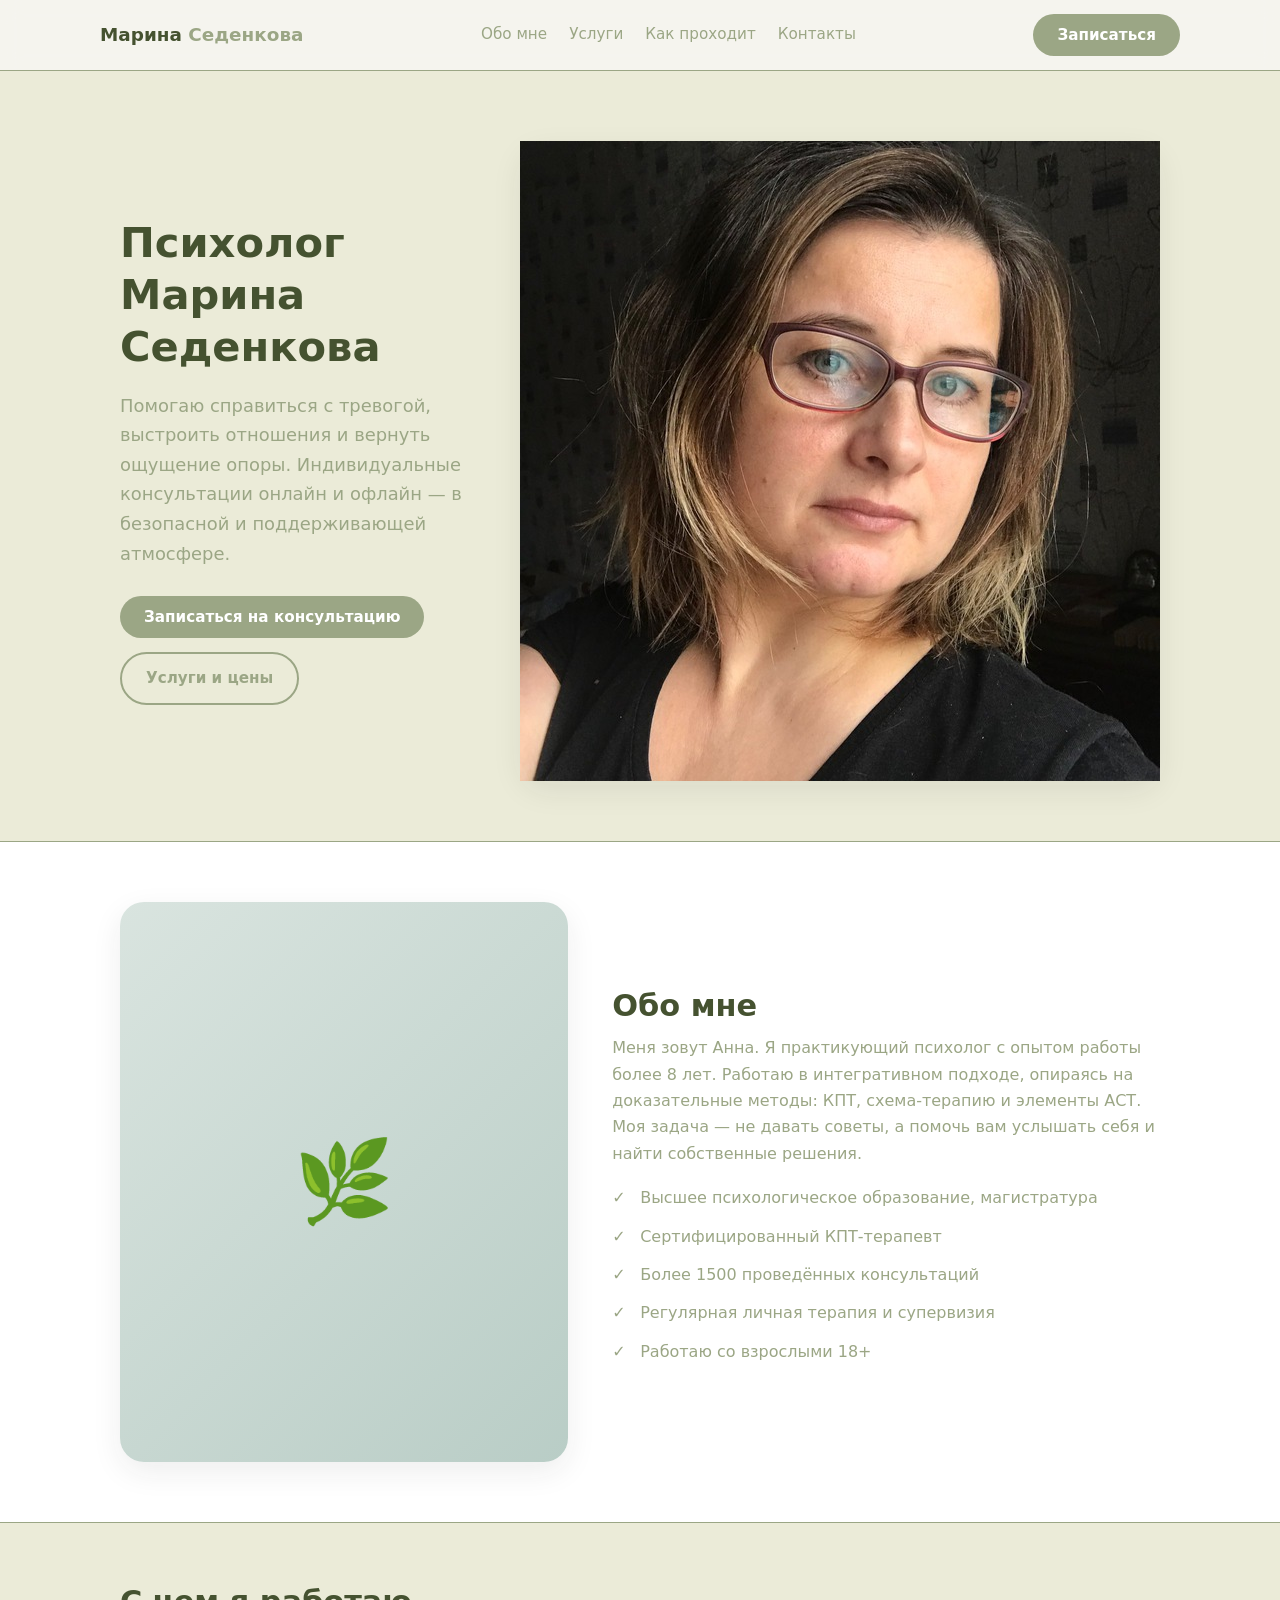
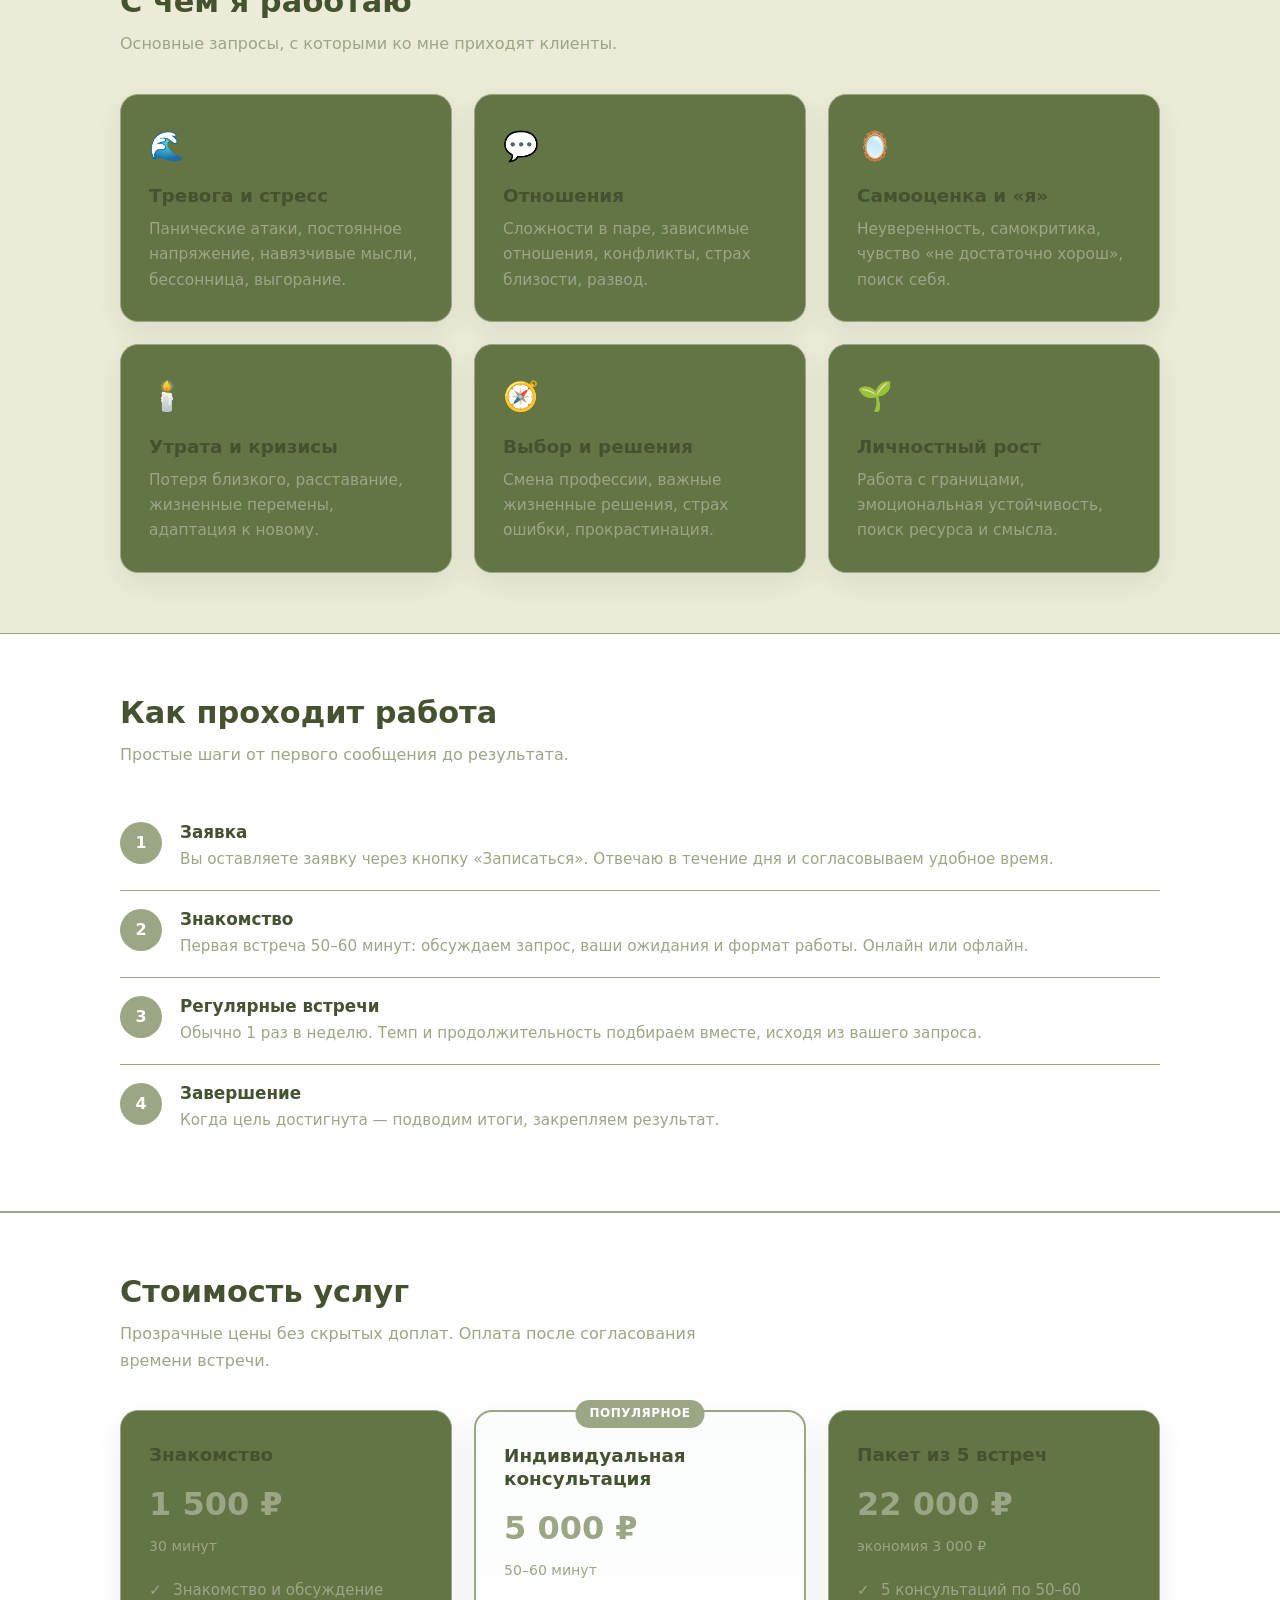
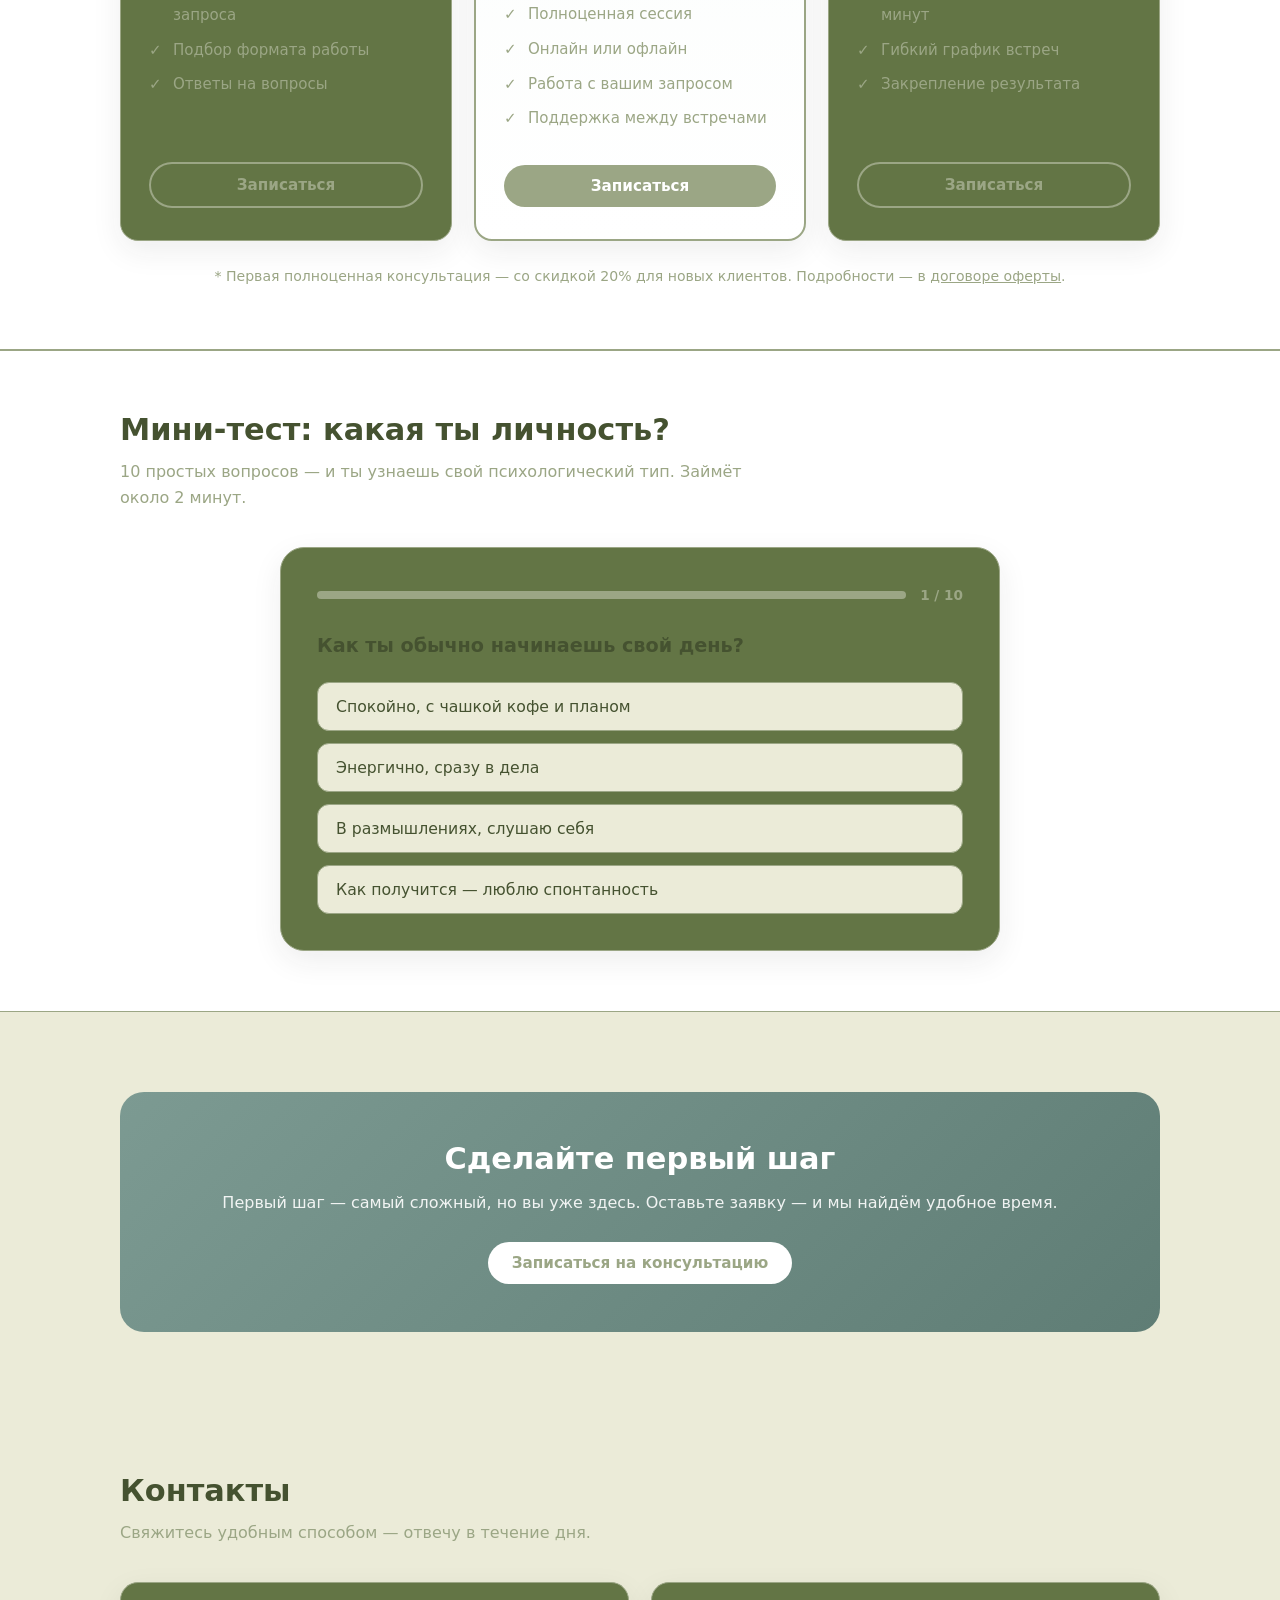
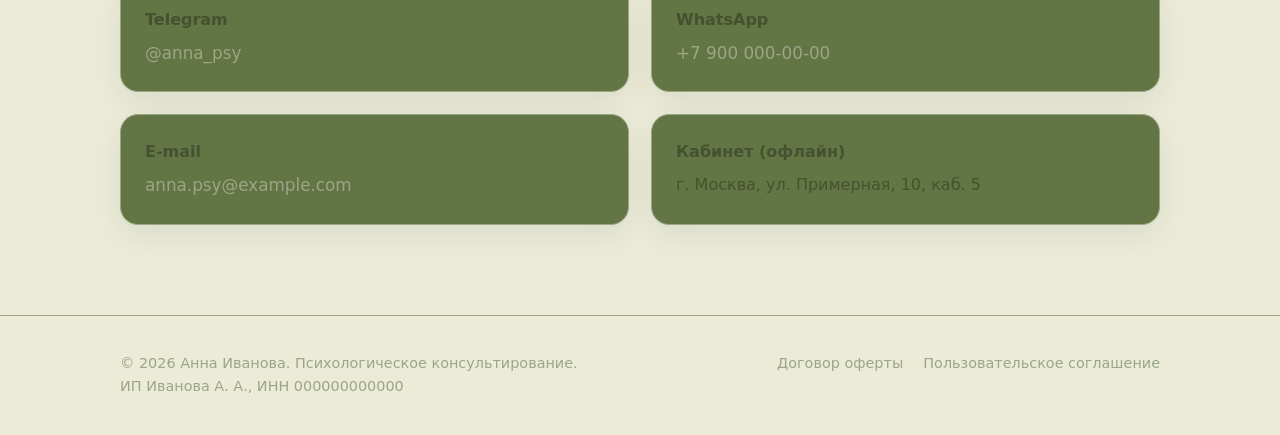
<file: index.html>
<!DOCTYPE html>
<html lang="ru">
<head>
    <meta charset="UTF-8">
    <meta name="viewport" content="width=device-width, initial-scale=1.0">
    <title>Анна Иванова — Психолог | Консультации онлайн и офлайн</title>
    <meta name="description" content="Индивидуальные консультации психолога. Помощь в тревоге, отношениях, самооценке. Онлайн и офлайн. Запись на консультацию.">
    <link rel="stylesheet" href="style.css">
</head>
<body>

    <header>
        <div class="container nav">
            <div class="logo">Марина <span>Седенкова</span></div>
            <nav class="nav-links">
                <a href="#about">Обо мне</a>
                <a href="#services">Услуги</a>
                <a href="#process">Как проходит</a>
                <a href="#contacts">Контакты</a>
            </nav>
            <button class="btn" data-open-form>Записаться</button>
        </div>
    </header>

    <section class="hero">
        <div class="container hero-grid">
            <div>
                <h1>Психолог Марина Седенкова</h1>
                <p class="lead">
                    Помогаю справиться с тревогой, выстроить отношения и вернуть
                    ощущение опоры. Индивидуальные консультации онлайн и офлайн —
                    в безопасной и поддерживающей атмосфере.
                </p>
                <div class="hero-actions">
                    <button class="btn" data-open-form>Записаться на консультацию</button>
                    <a href="#services" class="btn btn-outline">Услуги и цены</a>
                </div>
            </div>
            <div class="avatar">
            <img src="images/marinapsy.jpg" alt="Марина Седенкова - психолог">
            
            </div>
        </div>
    </section>

    <section id="about" style="background:#fff;border-top:1px solid var(--line);border-bottom:1px solid var(--line)">
        <div class="container about-grid">
            <div class="about-photo">🌿</div>
            <div>
                <h2 class="section-title">Обо мне</h2>
                <p style="color:var(--muted)">
                    Меня зовут Анна. Я практикующий психолог с опытом работы более 8 лет.
                    Работаю в интегративном подходе, опираясь на доказательные методы:
                    КПТ, схема-терапию и элементы АСТ. Моя задача — не давать советы,
                    а помочь вам услышать себя и найти собственные решения.
                </p>
                <ul class="about-list">
                    <li>Высшее психологическое образование, магистратура</li>
                    <li>Сертифицированный КПТ-терапевт</li>
                    <li>Более 1500 проведённых консультаций</li>
                    <li>Регулярная личная терапия и супервизия</li>
                    <li>Работаю со взрослыми 18+</li>
                </ul>
            </div>
        </div>
    </section>

    <section id="services">
        <div class="container">
            <h2 class="section-title">С чем я работаю</h2>
            <p class="section-sub">Основные запросы, с которыми ко мне приходят клиенты.</p>
            <div class="cards">
                <div class="card"><span class="icon">🌊</span><h3>Тревога и стресс</h3><p>Панические атаки, постоянное напряжение, навязчивые мысли, бессонница, выгорание.</p></div>
                <div class="card"><span class="icon">💬</span><h3>Отношения</h3><p>Сложности в паре, зависимые отношения, конфликты, страх близости, развод.</p></div>
                <div class="card"><span class="icon">🪞</span><h3>Самооценка и «я»</h3><p>Неуверенность, самокритика, чувство «не достаточно хорош», поиск себя.</p></div>
                <div class="card"><span class="icon">🕯️</span><h3>Утрата и кризисы</h3><p>Потеря близкого, расставание, жизненные перемены, адаптация к новому.</p></div>
                <div class="card"><span class="icon">🧭</span><h3>Выбор и решения</h3><p>Смена профессии, важные жизненные решения, страх ошибки, прокрастинация.</p></div>
                <div class="card"><span class="icon">🌱</span><h3>Личностный рост</h3><p>Работа с границами, эмоциональная устойчивость, поиск ресурса и смысла.</p></div>
            </div>
        </div>
    </section>

    <section id="process" style="background:#fff;border-top:1px solid var(--line);border-bottom:1px solid var(--line)">
        <div class="container">
            <h2 class="section-title">Как проходит работа</h2>
            <p class="section-sub">Простые шаги от первого сообщения до результата.</p>
            <div class="steps">
                <div class="step"><div class="step-num">1</div><div><h3>Заявка</h3><p>Вы оставляете заявку через кнопку «Записаться». Отвечаю в течение дня и согласовываем удобное время.</p></div></div>
                <div class="step"><div class="step-num">2</div><div><h3>Знакомство</h3><p>Первая встреча 50–60 минут: обсуждаем запрос, ваши ожидания и формат работы. Онлайн или офлайн.</p></div></div>
                <div class="step"><div class="step-num">3</div><div><h3>Регулярные встречи</h3><p>Обычно 1 раз в неделю. Темп и продолжительность подбираем вместе, исходя из вашего запроса.</p></div></div>
                <div class="step"><div class="step-num">4</div><div><h3>Завершение</h3><p>Когда цель достигнута — подводим итоги, закрепляем результат.</p></div></div>
            </div>
        </div>
    </section>






    <!-- СТОИМОСТЬ -->
    <section id="pricing" style="background:#fff;border-top:1px solid var(--line);border-bottom:1px solid var(--line)">
        <div class="container">
            <h2 class="section-title">Стоимость услуг</h2>
            <p class="section-sub">Прозрачные цены без скрытых доплат. Оплата после согласования времени встречи.</p>
            <div class="pricing-grid">

                <div class="price-card">
                    <h3>Знакомство</h3>
                    <div class="price">1 500 ₽</div>
                    <p class="price-note">30 минут</p>
                    <ul class="price-list">
                        <li>Знакомство и обсуждение запроса</li>
                        <li>Подбор формата работы</li>
                        <li>Ответы на вопросы</li>
                    </ul>
                    <button class="btn btn-outline price-btn" data-open-form>Записаться</button>
                </div>

                <div class="price-card featured">
                    <span class="badge">Популярное</span>
                    <h3>Индивидуальная консультация</h3>
                    <div class="price">5 000 ₽</div>
                    <p class="price-note">50–60 минут</p>
                    <ul class="price-list">
                        <li>Полноценная сессия</li>
                        <li>Онлайн или офлайн</li>
                        <li>Работа с вашим запросом</li>
                        <li>Поддержка между встречами</li>
                    </ul>
                    <button class="btn price-btn" data-open-form>Записаться</button>
                </div>

                <div class="price-card">
                    <h3>Пакет из 5 встреч</h3>
                    <div class="price">22 000 ₽</div>
                    <p class="price-note">экономия 3 000 ₽</p>
                    <ul class="price-list">
                        <li>5 консультаций по 50–60 минут</li>
                        <li>Гибкий график встреч</li>
                        <li>Закрепление результата</li>
                    </ul>
                    <button class="btn btn-outline price-btn" data-open-form>Записаться</button>
                </div>

            </div>
            <p class="pricing-footnote">
                * Первая полноценная консультация — со скидкой 20% для новых клиентов.
                Подробности — в <a href="offer.html">договоре оферты</a>.
            </p>
        </div>
    </section>







    <!-- ТЕСТ -->
    <section id="quiz">
        <div class="container">
            <h2 class="section-title">Мини-тест: какая ты личность?</h2>
            <p class="section-sub">10 простых вопросов — и ты узнаешь свой психологический тип. Займёт около 2 минут.</p>

            <div class="quiz-box" id="quiz-box">
                <div class="quiz-progress">
                    <div class="quiz-progress-bar"><span id="quiz-progress-fill"></span></div>
                    <span class="quiz-progress-text"><span id="quiz-current">1</span> / 10</span>
                </div>

                <div id="quiz-question"></div>
                <div class="quiz-options" id="quiz-options"></div>
            </div>

            <div class="quiz-result" id="quiz-result">
                <div class="quiz-result-emoji" id="quiz-emoji">🌟</div>
                <h3 id="quiz-title">Твой тип</h3>
                <p id="quiz-desc">Описание типа…</p>
                <button class="btn" id="quiz-restart">Пройти ещё раз</button>
            </div>
        </div>
    </section>


































    <section>
        <div class="container">
            <div class="cta">
                <h2>Сделайте первый шаг</h2>
                <p>Первый шаг — самый сложный, но вы уже здесь. Оставьте заявку — и мы найдём удобное время.</p>
                <button class="btn" data-open-form>Записаться на консультацию</button>
            </div>
        </div>
    </section>




























    <section id="contacts">
        <div class="container">
            <h2 class="section-title">Контакты</h2>
            <p class="section-sub">Свяжитесь удобным способом — отвечу в течение дня.</p>
            <div class="contacts-grid">
                <div class="contact-item"><strong>Telegram</strong><a href="https://t.me/anna_psy" target="_blank" rel="noopener">@anna_psy</a></div>
                <div class="contact-item"><strong>WhatsApp</strong><a href="https://wa.me/79000000000" target="_blank" rel="noopener">+7 900 000-00-00</a></div>
                <div class="contact-item"><strong>E-mail</strong><a href="mailto:anna.psy@example.com">anna.psy@example.com</a></div>
                <div class="contact-item"><strong>Кабинет (офлайн)</strong><span>г. Москва, ул. Примерная, 10, каб. 5</span></div>
            </div>
        </div>
    </section>

    <footer>
        <div class="container footer-grid">
            <div>
                © <span id="year"></span> Анна Иванова. Психологическое консультирование.<br>
                ИП Иванова А. А., ИНН 000000000000
            </div>
            <div class="footer-links">
                <a href="offer.html">Договор оферты</a>
                <a href="privacy.html">Пользовательское соглашение</a>
            </div>
        </div>
    </footer>

    <!-- МОДАЛКА ЗАПИСИ -->
    <div class="modal-overlay" id="form-modal">
        <div class="modal">
            <button class="modal-close" data-close-form aria-label="Закрыть">✕</button>

            <div id="form-body">
                <h2>Записаться на консультацию</h2>
                <p class="modal-sub">Оставьте контакты — свяжусь с вами в течение дня.</p>

                <form id="booking-form" novalidate>
                    <div class="form-field">
                        <label for="f-name">Ваше имя</label>
                        <input type="text" id="f-name" name="name" required placeholder="Как к вам обращаться">
                    </div>
                    <div class="form-field">
                        <label for="f-contact">Телефон или Telegram</label>
                        <input type="text" id="f-contact" name="contact" required placeholder="+7 ... или @username">
                    </div>
                    <div class="form-field">
                        <label for="f-message">Коротко о запросе (необязательно)</label>
                        <textarea id="f-message" name="message" placeholder="Что вас беспокоит?"></textarea>
                    </div>

                    <label class="checkbox-field">
                        <input type="checkbox" id="f-consent" name="consent" required>
                        <span>
                            Я даю согласие на обработку моих персональных данных и принимаю условия
                            <a href="privacy.html" target="_blank" rel="noopener">Пользовательского соглашения</a>
                            и
                            <a href="offer.html" target="_blank" rel="noopener">Договора оферты</a>.
                        </span>
                    </label>

                    <button type="submit" class="btn form-submit" id="submit-btn" disabled>Отправить заявку</button>
                </form>
            </div>

            <div class="form-success" id="form-success">
                <div class="check">✅</div>
                <h3>Заявка отправлена!</h3>
                <p>Спасибо за доверие. Свяжусь с вами в ближайшее время.</p>
            </div>
        </div>
    </div>

    <script>
        document.getElementById('year').textContent = new Date().getFullYear();

        const modal = document.getElementById('form-modal');
        const form = document.getElementById('booking-form');
        const consent = document.getElementById('f-consent');
        const submitBtn = document.getElementById('submit-btn');
        const formBody = document.getElementById('form-body');
        const formSuccess = document.getElementById('form-success');

        const openModal = () => {
            modal.classList.add('active');
            document.body.style.overflow = 'hidden';
            formBody.style.display = 'block';
            formSuccess.classList.remove('show');
        };
        const closeModal = () => {
            modal.classList.remove('active');
            document.body.style.overflow = '';
        };

        document.querySelectorAll('[data-open-form]').forEach(btn => btn.addEventListener('click', openModal));
        document.querySelector('[data-close-form]').addEventListener('click', closeModal);
        modal.addEventListener('click', e => { if (e.target === modal) closeModal(); });
        document.addEventListener('keydown', e => { if (e.key === 'Escape') closeModal(); });

        // Кнопка "Отправить" активна только при согласии
        consent.addEventListener('change', () => {
            submitBtn.disabled = !consent.checked;
        });

        form.addEventListener('submit', e => {
            e.preventDefault();
            if (!consent.checked) return;

            // Здесь можно отправить данные на сервер (fetch) или в Telegram-бот.
            // Демо: показываем экран успеха.
            formBody.style.display = 'none';
            formSuccess.classList.add('show');
            form.reset();
            submitBtn.disabled = true;
        });


        /* ============================================
   ТЕСТ "КАКАЯ ТЫ ЛИЧНОСТЬ"
   ============================================ */
        // 4 типа личности. Каждый ответ даёт очко одному из типов.
        const quizQuestions = [
            {
                q: "Как ты обычно начинаешь свой день?",
                options: [
                    { text: "Спокойно, с чашкой кофе и планом", type: "planner" },
                    { text: "Энергично, сразу в дела", type: "doer" },
                    { text: "В размышлениях, слушаю себя", type: "thinker" },
                    { text: "Как получится — люблю спонтанность", type: "explorer" }
                ]
            },
            {
                q: "Как ты принимаешь важные решения?",
                options: [
                    { text: "Взвешиваю все «за» и «против»", type: "planner" },
                    { text: "Действую быстро, потом разберусь", type: "doer" },
                    { text: "Долго обдумываю, прислушиваюсь к себе", type: "thinker" },
                    { text: "Пробую новое — как пойдёт", type: "explorer" }
                ]
            },
            {
                q: "Что тебя больше всего заряжает?",
                options: [
                    { text: "Порядок и предсказуемость", type: "planner" },
                    { text: "Достижение цели", type: "doer" },
                    { text: "Глубокий разговор с близким", type: "thinker" },
                    { text: "Новые впечатления и поездки", type: "explorer" }
                ]
            },
            {
                q: "Как ты реагируешь на стресс?",
                options: [
                    { text: "Составляю план, как всё исправить", type: "planner" },
                    { text: "Берусь за дело, чтобы отвлечься", type: "doer" },
                    { text: "Ухожу в себя, анализирую", type: "thinker" },
                    { text: "Меняю обстановку, ищу новые эмоции", type: "explorer" }
                ]
            },
            {
                q: "В компании ты чаще всего…",
                options: [
                    { text: "Тот, кто организует и всё планирует", type: "planner" },
                    { text: "Тот, кто заводит и ведёт за собой", type: "doer" },
                    { text: "Тот, кто слушает и поддерживает", type: "thinker" },
                    { text: "Тот, кто предлагает что-то необычное", type: "explorer" }
                ]
            },
            {
                q: "Что для тебя важнее всего в отношениях?",
                options: [
                    { text: "Надёжность и стабильность", type: "planner" },
                    { text: "Общие цели и движение вперёд", type: "doer" },
                    { text: "Глубина и понимание", type: "thinker" },
                    { text: "Свобода и яркие эмоции", type: "explorer" }
                ]
            },
            {
                q: "Как ты относишься к правилам?",
                options: [
                    { text: "Люблю, когда всё по правилам", type: "planner" },
                    { text: "Соблюдаю, если это ведёт к цели", type: "doer" },
                    { text: "Задумываюсь, зачем они нужны", type: "thinker" },
                    { text: "Часто нарушаю, если мешают", type: "explorer" }
                ]
            },
            {
                q: "Идеальный вечер для тебя — это…",
                options: [
                    { text: "Тихий вечер дома по плану", type: "planner" },
                    { text: "Активная тренировка или проект", type: "doer" },
                    { text: "Книга, фильм или глубокий разговор", type: "thinker" },
                    { text: "Спонтанное приключение", type: "explorer" }
                ]
            },
            {
                q: "Что тебя больше расстраивает?",
                options: [
                    { text: "Хаос и неопределённость", type: "planner" },
                    { text: "Бездействие и потеря времени", type: "doer" },
                    { text: "Поверхностность и непонимание", type: "thinker" },
                    { text: "Однообразие и рутина", type: "explorer" }
                ]
            },
            {
                q: "Каким ты хочешь быть через 5 лет?",
                options: [
                    { text: "Стабильным и уверенным в завтрашнем дне", type: "planner" },
                    { text: "Успешным, с достигнутыми целями", type: "doer" },
                    { text: "Осознанным и гармоничным", type: "thinker" },
                    { text: "Свободным и открытым новому", type: "explorer" }
                ]
            }
        ];

        const quizTypes = {
            planner: {
                emoji: "🧭",
                title: "Ты — Организатор",
                desc: "Ты ценишь порядок, стабильность и предсказуемость. Умеешь планировать, держать слово и доводить начатое до конца. Твоя сила — надёжность и ясность. Иногда стоит позволять себе немного спонтанности, чтобы жизнь не превращалась в расписание."
            },
            doer: {
                emoji: "⚡",
                title: "Ты — Достигатор",
                desc: "Ты энергичен, целеустремлён и не любишь простаивать. Для тебя важны результат и движение вперёд. Твоя сила — действие. Помни, что отдых — это не слабость, а часть пути к большим целям."
            },
            thinker: {
                emoji: "🌙",
                title: "Ты — Мыслитель",
                desc: "Ты глубокий, внимательный к себе и другим. Тебе важны смысл, понимание и искренность. Твоя сила — эмпатия и способность видеть суть. Иногда стоит выбираться из головы в мир — действия тоже приносят ясность."
            },
            explorer: {
                emoji: "🚀",
                title: "Ты — Исследователь",
                desc: "Ты любишь новое, свободу и движение. Рутина тебя душит, а неизвестность манит. Твоя сила — гибкость и любопытство. Иногда полезно добавлять немного структуры, чтобы мечты превращались в реальность."
            }
        };

        let quizIndex = 0;
        let quizScores = { planner: 0, doer: 0, thinker: 0, explorer: 0 };

        const quizBox = document.getElementById('quiz-box');
        const quizQuestion = document.getElementById('quiz-question');
        const quizOptions = document.getElementById('quiz-options');
        const quizCurrent = document.getElementById('quiz-current');
        const quizFill = document.getElementById('quiz-progress-fill');
        const quizResult = document.getElementById('quiz-result');
        const quizEmoji = document.getElementById('quiz-emoji');
        const quizTitle = document.getElementById('quiz-title');
        const quizDesc = document.getElementById('quiz-desc');
        const quizRestart = document.getElementById('quiz-restart');

        function renderQuestion() {
            const item = quizQuestions[quizIndex];
            quizCurrent.textContent = quizIndex + 1;
            quizFill.style.width = ((quizIndex) / quizQuestions.length * 100) + '%';
            quizQuestion.textContent = item.q;
            quizOptions.innerHTML = '';
            item.options.forEach(opt => {
                const btn = document.createElement('button');
                btn.className = 'quiz-option';
                btn.textContent = opt.text;
                btn.addEventListener('click', () => {
                    quizScores[opt.type]++;
                    quizIndex++;
                    if (quizIndex < quizQuestions.length) {
                        renderQuestion();
                    } else {
                        showQuizResult();
                    }
                });
                quizOptions.appendChild(btn);
            });
        }

        function showQuizResult() {
            quizFill.style.width = '100%';
            quizBox.style.display = 'none';
            quizResult.classList.add('show');

            // Побеждает тип с наибольшим числом очков
            let winner = 'planner';
            let max = -1;
            for (const key in quizScores) {
                if (quizScores[key] > max) {
                    max = quizScores[key];
                    winner = key;
                }
            }
            const type = quizTypes[winner];
            quizEmoji.textContent = type.emoji;
            quizTitle.textContent = type.title;
            quizDesc.textContent = type.desc;
        }

        function restartQuiz() {
            quizIndex = 0;
            quizScores = { planner: 0, doer: 0, thinker: 0, explorer: 0 };
            quizResult.classList.remove('show');
            quizBox.style.display = 'block';
            renderQuestion();
        }

        if (quizBox) {
            renderQuestion();
            quizRestart.addEventListener('click', restartQuiz);
        }



















    </script>
</body>
</html>
</file>
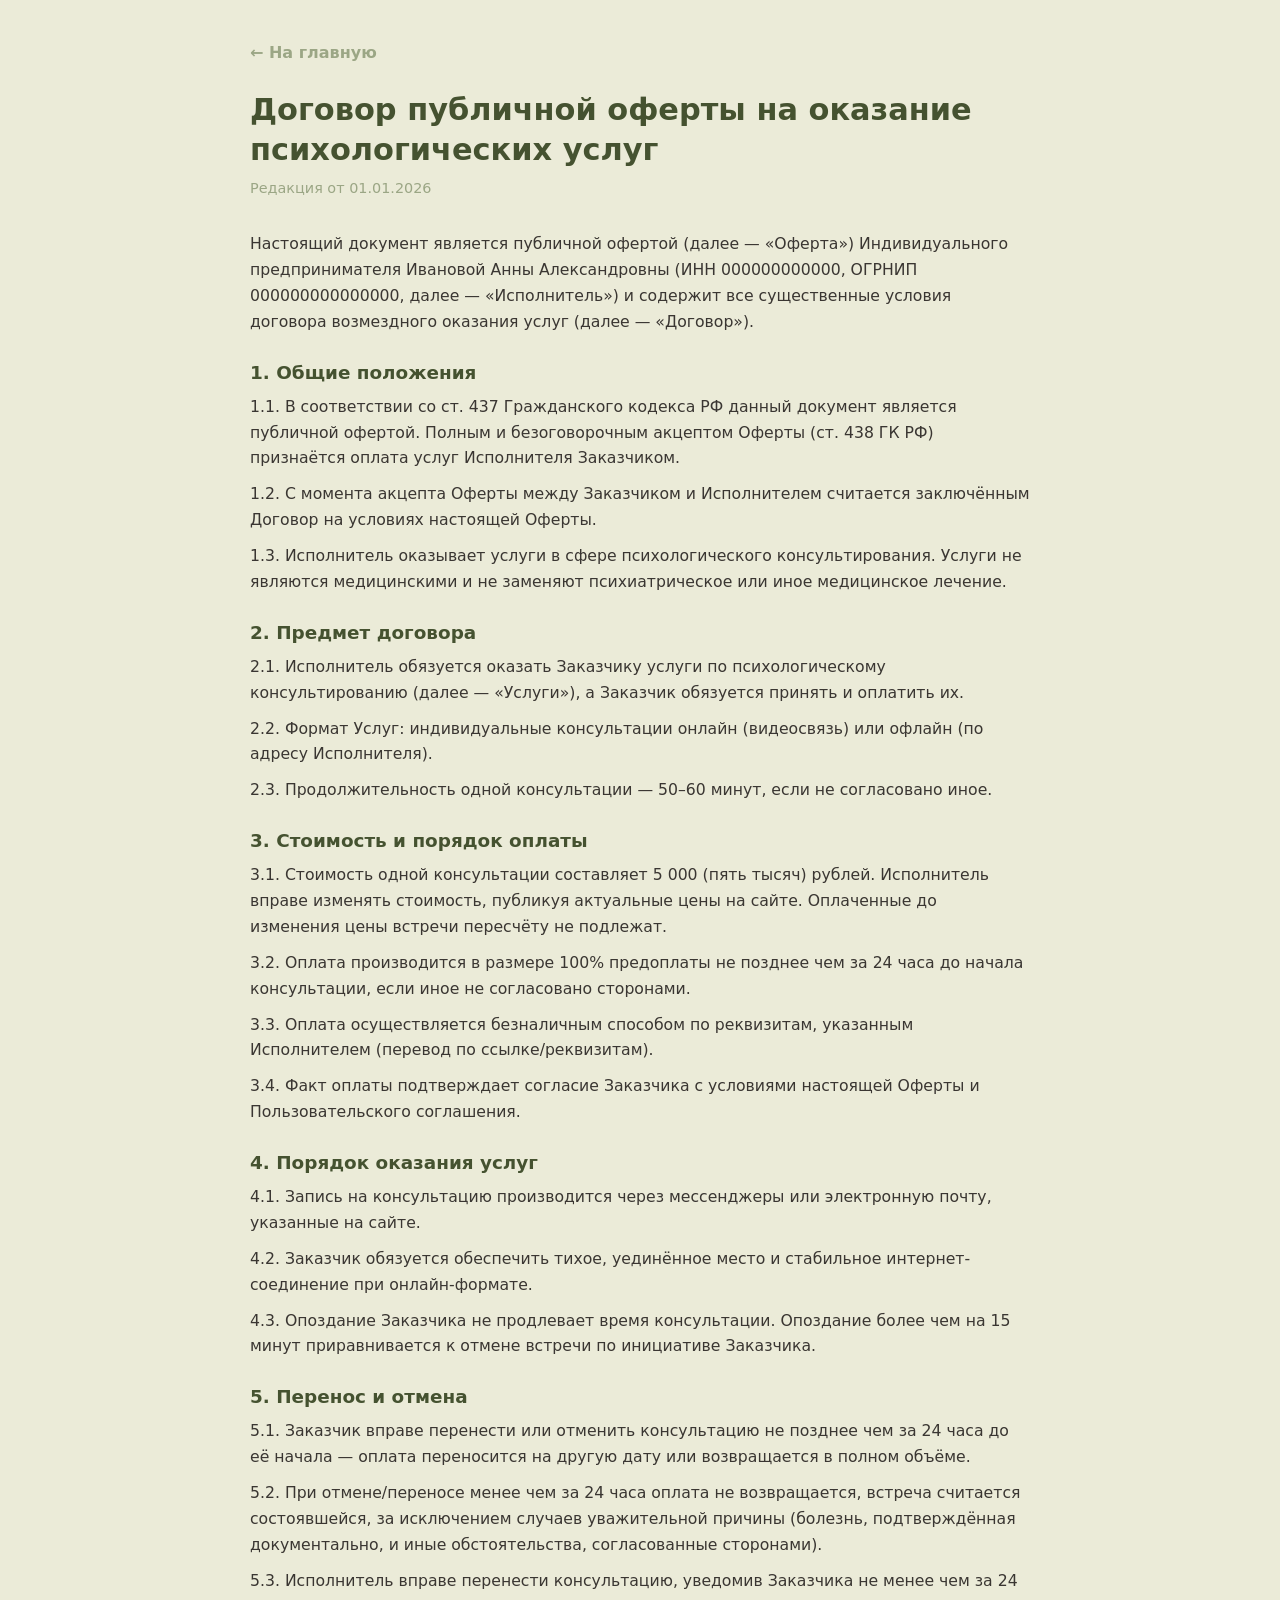
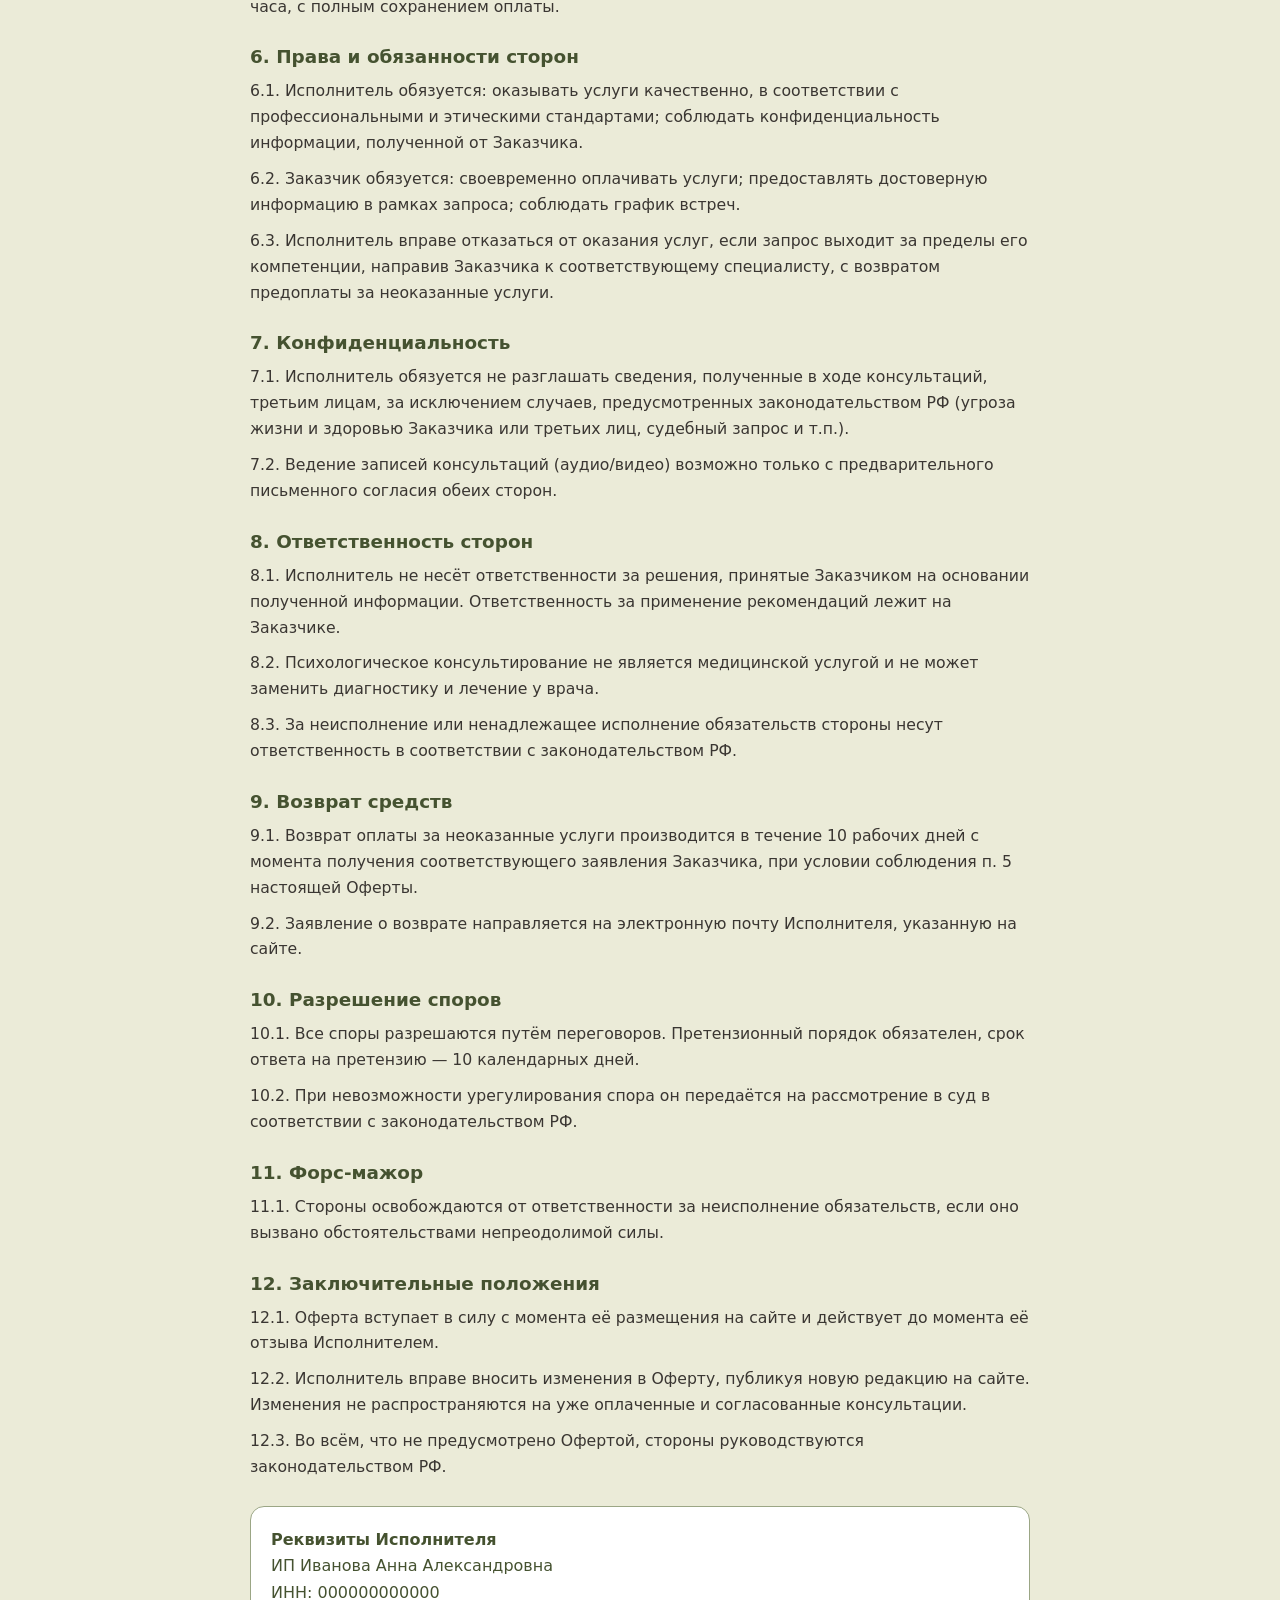
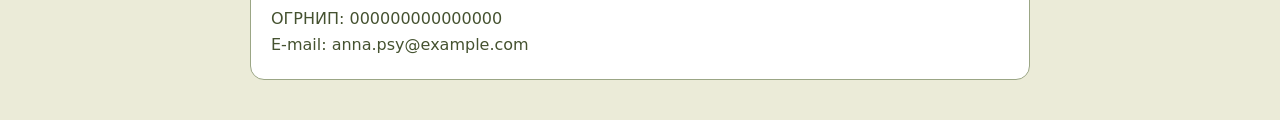
<file: offer.html>
<!DOCTYPE html>
<html lang="ru">
<head>
    <meta charset="UTF-8">
    <meta name="viewport" content="width=device-width, initial-scale=1.0">
    <title>Договор публичной оферты — Анна Иванова</title>
    <link rel="stylesheet" href="style.css">
</head>
<body>
    <div class="doc-container">
        <a href="index.html" class="back">← На главную</a>

        <h1>Договор публичной оферты на оказание психологических услуг</h1>
        <p class="date">Редакция от 01.01.2026</p>

        <p>Настоящий документ является публичной офертой (далее — «Оферта») Индивидуального предпринимателя Ивановой Анны Александровны (ИНН 000000000000, ОГРНИП 000000000000000, далее — «Исполнитель») и содержит все существенные условия договора возмездного оказания услуг (далее — «Договор»).</p>

        <h2>1. Общие положения</h2>
        <p>1.1. В соответствии со ст. 437 Гражданского кодекса РФ данный документ является публичной офертой. Полным и безоговорочным акцептом Оферты (ст. 438 ГК РФ) признаётся оплата услуг Исполнителя Заказчиком.</p>
        <p>1.2. С момента акцепта Оферты между Заказчиком и Исполнителем считается заключённым Договор на условиях настоящей Оферты.</p>
        <p>1.3. Исполнитель оказывает услуги в сфере психологического консультирования. Услуги не являются медицинскими и не заменяют психиатрическое или иное медицинское лечение.</p>

        <h2>2. Предмет договора</h2>
        <p>2.1. Исполнитель обязуется оказать Заказчику услуги по психологическому консультированию (далее — «Услуги»), а Заказчик обязуется принять и оплатить их.</p>
        <p>2.2. Формат Услуг: индивидуальные консультации онлайн (видеосвязь) или офлайн (по адресу Исполнителя).</p>
        <p>2.3. Продолжительность одной консультации — 50–60 минут, если не согласовано иное.</p>

        <h2>3. Стоимость и порядок оплаты</h2>
        <p>3.1. Стоимость одной консультации составляет 5 000 (пять тысяч) рублей. Исполнитель вправе изменять стоимость, публикуя актуальные цены на сайте. Оплаченные до изменения цены встречи пересчёту не подлежат.</p>
        <p>3.2. Оплата производится в размере 100% предоплаты не позднее чем за 24 часа до начала консультации, если иное не согласовано сторонами.</p>
        <p>3.3. Оплата осуществляется безналичным способом по реквизитам, указанным Исполнителем (перевод по ссылке/реквизитам).</p>
        <p>3.4. Факт оплаты подтверждает согласие Заказчика с условиями настоящей Оферты и Пользовательского соглашения.</p>

        <h2>4. Порядок оказания услуг</h2>
        <p>4.1. Запись на консультацию производится через мессенджеры или электронную почту, указанные на сайте.</p>
        <p>4.2. Заказчик обязуется обеспечить тихое, уединённое место и стабильное интернет-соединение при онлайн-формате.</p>
        <p>4.3. Опоздание Заказчика не продлевает время консультации. Опоздание более чем на 15 минут приравнивается к отмене встречи по инициативе Заказчика.</p>

        <h2>5. Перенос и отмена</h2>
        <p>5.1. Заказчик вправе перенести или отменить консультацию не позднее чем за 24 часа до её начала — оплата переносится на другую дату или возвращается в полном объёме.</p>
        <p>5.2. При отмене/переносе менее чем за 24 часа оплата не возвращается, встреча считается состоявшейся, за исключением случаев уважительной причины (болезнь, подтверждённая документально, и иные обстоятельства, согласованные сторонами).</p>
        <p>5.3. Исполнитель вправе перенести консультацию, уведомив Заказчика не менее чем за 24 часа, с полным сохранением оплаты.</p>

        <h2>6. Права и обязанности сторон</h2>
        <p>6.1. Исполнитель обязуется: оказывать услуги качественно, в соответствии с профессиональными и этическими стандартами; соблюдать конфиденциальность информации, полученной от Заказчика.</p>
        <p>6.2. Заказчик обязуется: своевременно оплачивать услуги; предоставлять достоверную информацию в рамках запроса; соблюдать график встреч.</p>
        <p>6.3. Исполнитель вправе отказаться от оказания услуг, если запрос выходит за пределы его компетенции, направив Заказчика к соответствующему специалисту, с возвратом предоплаты за неоказанные услуги.</p>

        <h2>7. Конфиденциальность</h2>
        <p>7.1. Исполнитель обязуется не разглашать сведения, полученные в ходе консультаций, третьим лицам, за исключением случаев, предусмотренных законодательством РФ (угроза жизни и здоровью Заказчика или третьих лиц, судебный запрос и т.п.).</p>
        <p>7.2. Ведение записей консультаций (аудио/видео) возможно только с предварительного письменного согласия обеих сторон.</p>

        <h2>8. Ответственность сторон</h2>
        <p>8.1. Исполнитель не несёт ответственности за решения, принятые Заказчиком на основании полученной информации. Ответственность за применение рекомендаций лежит на Заказчике.</p>
        <p>8.2. Психологическое консультирование не является медицинской услугой и не может заменить диагностику и лечение у врача.</p>
        <p>8.3. За неисполнение или ненадлежащее исполнение обязательств стороны несут ответственность в соответствии с законодательством РФ.</p>

        <h2>9. Возврат средств</h2>
        <p>9.1. Возврат оплаты за неоказанные услуги производится в течение 10 рабочих дней с момента получения соответствующего заявления Заказчика, при условии соблюдения п. 5 настоящей Оферты.</p>
        <p>9.2. Заявление о возврате направляется на электронную почту Исполнителя, указанную на сайте.</p>

        <h2>10. Разрешение споров</h2>
        <p>10.1. Все споры разрешаются путём переговоров. Претензионный порядок обязателен, срок ответа на претензию — 10 календарных дней.</p>
        <p>10.2. При невозможности урегулирования спора он передаётся на рассмотрение в суд в соответствии с законодательством РФ.</p>

        <h2>11. Форс-мажор</h2>
        <p>11.1. Стороны освобождаются от ответственности за неисполнение обязательств, если оно вызвано обстоятельствами непреодолимой силы.</p>

        <h2>12. Заключительные положения</h2>
        <p>12.1. Оферта вступает в силу с момента её размещения на сайте и действует до момента её отзыва Исполнителем.</p>
        <p>12.2. Исполнитель вправе вносить изменения в Оферту, публикуя новую редакцию на сайте. Изменения не распространяются на уже оплаченные и согласованные консультации.</p>
        <p>12.3. Во всём, что не предусмотрено Офертой, стороны руководствуются законодательством РФ.</p>

        <div class="req">
            <strong>Реквизиты Исполнителя</strong><br>
            ИП Иванова Анна Александровна<br>
            ИНН: 000000000000<br>
            ОГРНИП: 000000000000000<br>
            E-mail: anna.psy@example.com
        </div>
    </div>
</body>
</html>
</file>
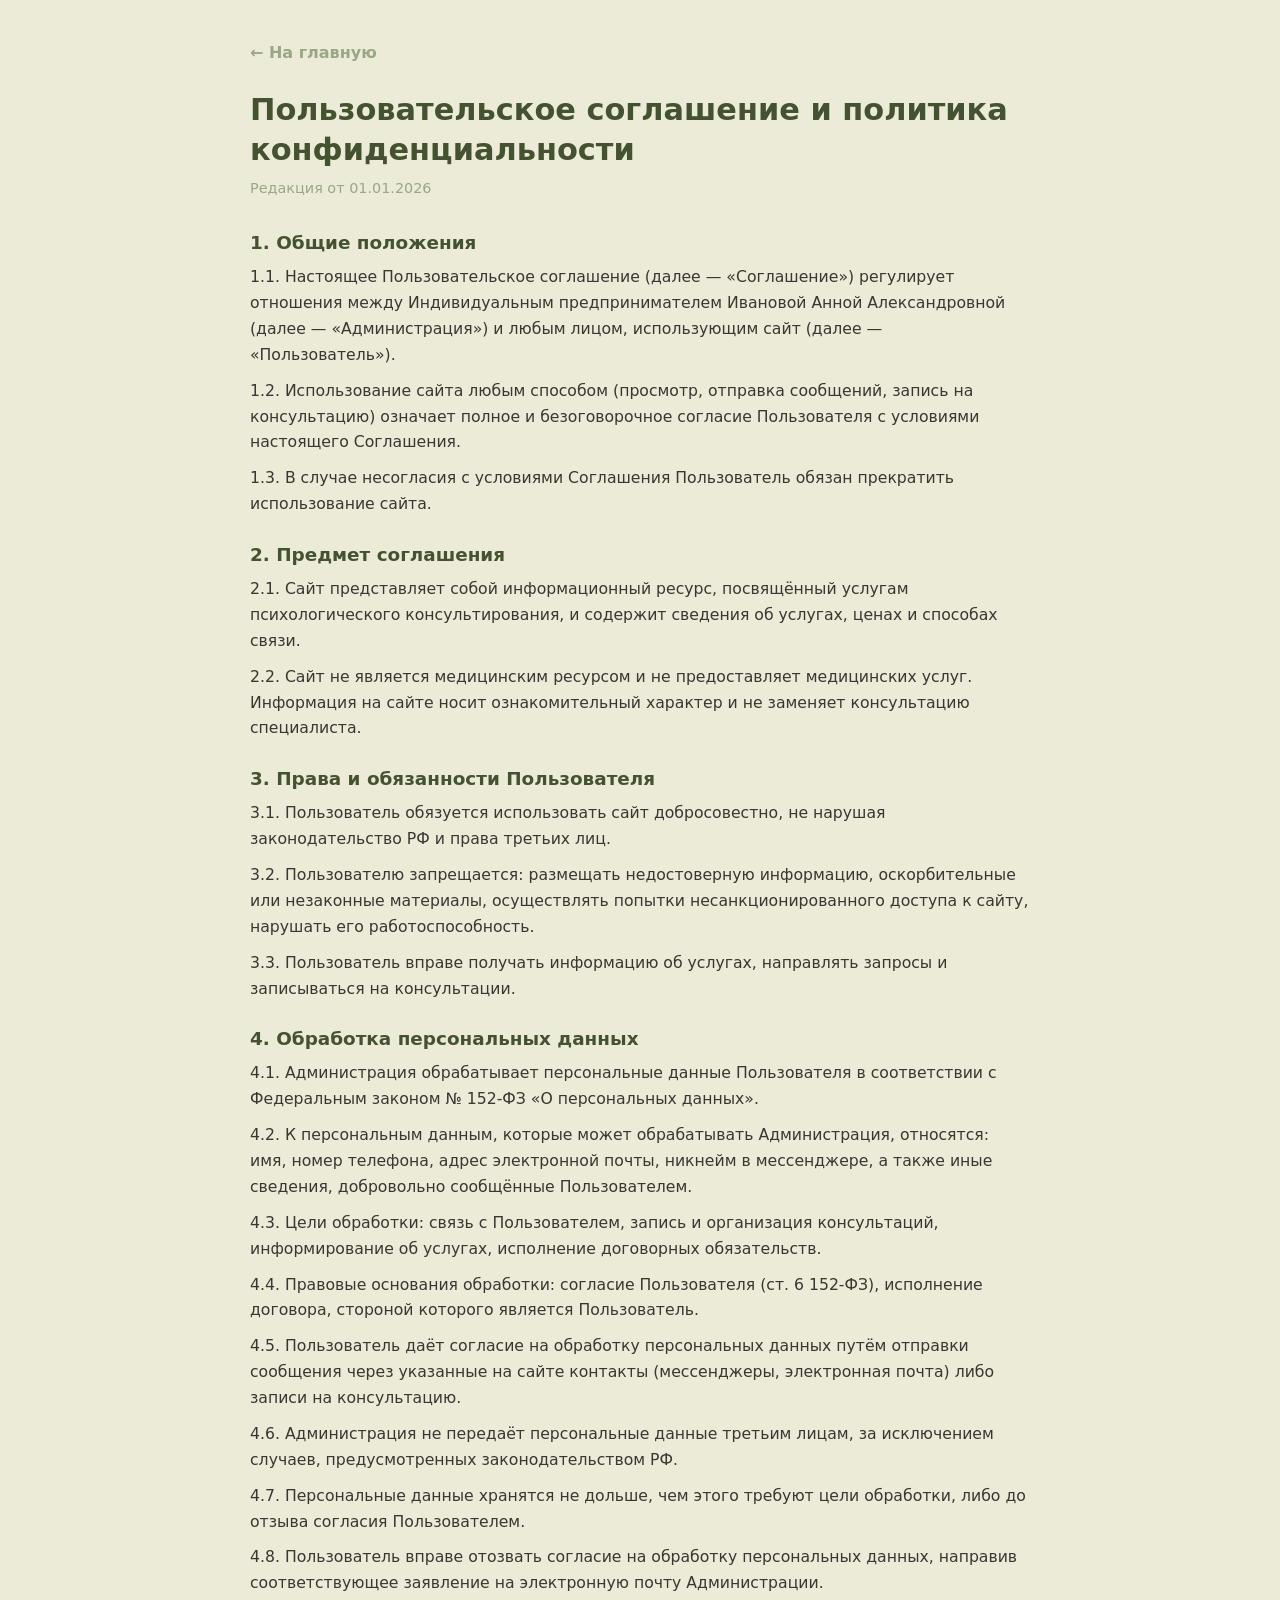
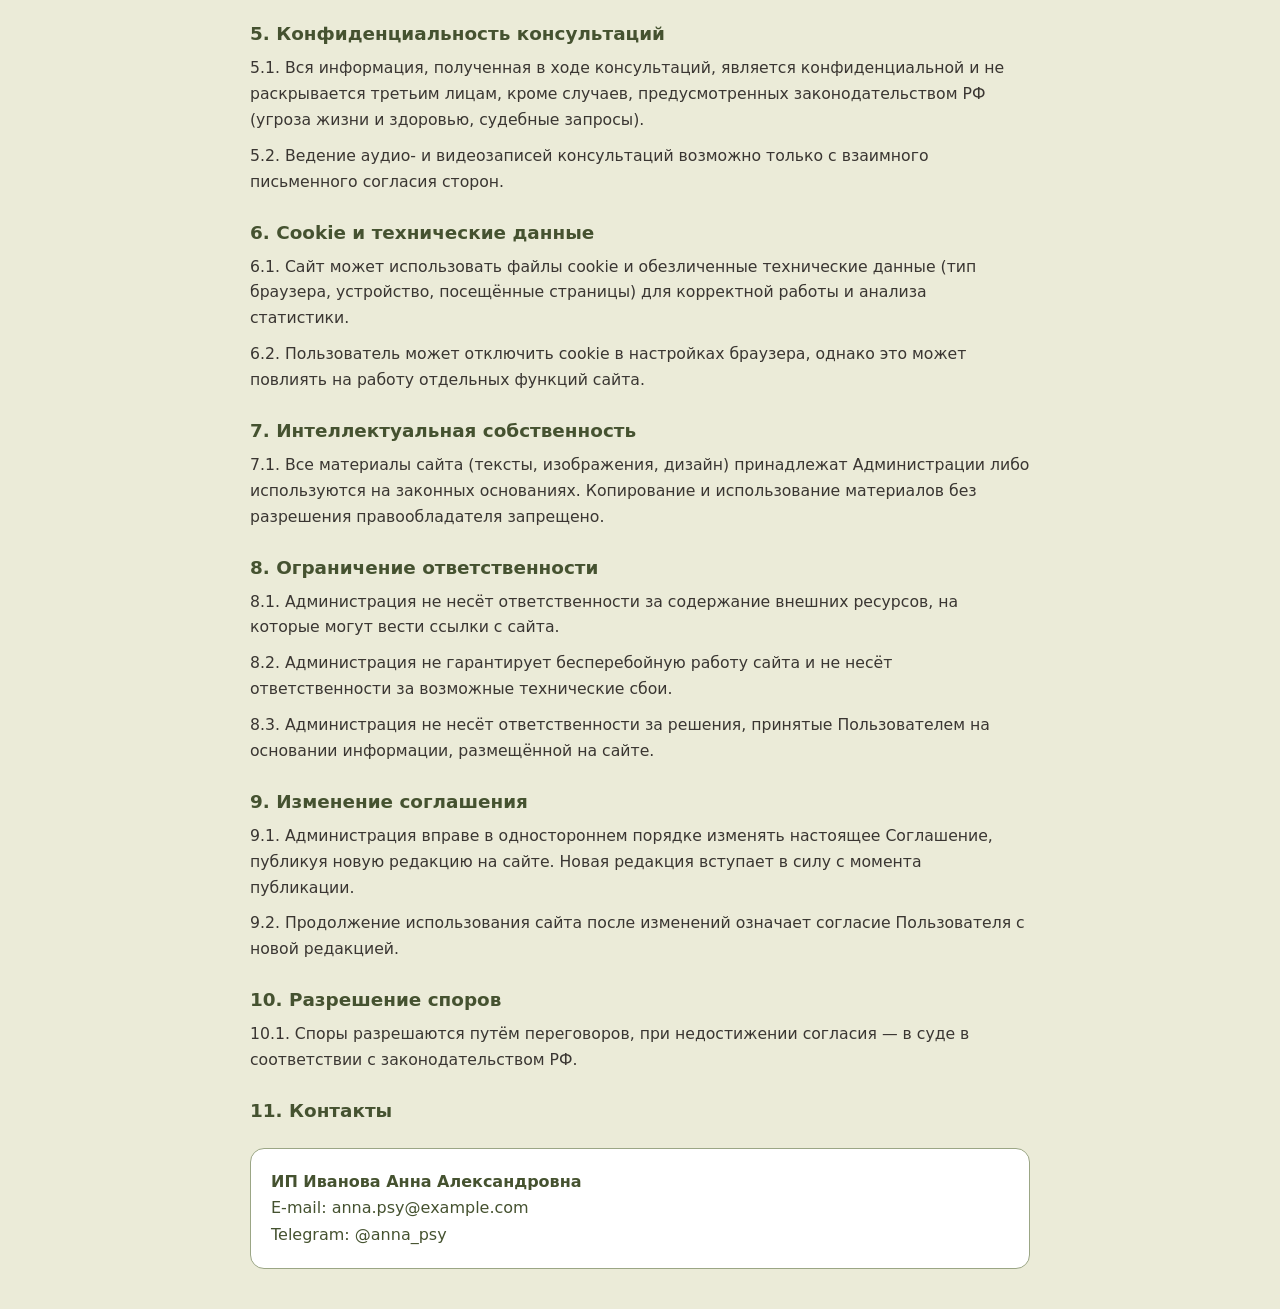
<file: privacy.html>
<!DOCTYPE html>
<html lang="ru">
<head>
    <meta charset="UTF-8">
    <meta name="viewport" content="width=device-width, initial-scale=1.0">
    <title>Пользовательское соглашение — Анна Иванова</title>
    <link rel="stylesheet" href="style.css">
</head>
<body>
    <div class="doc-container">
        <a href="index.html" class="back">← На главную</a>

        <h1>Пользовательское соглашение и политика конфиденциальности</h1>
        <p class="date">Редакция от 01.01.2026</p>

        <h2>1. Общие положения</h2>
        <p>1.1. Настоящее Пользовательское соглашение (далее — «Соглашение») регулирует отношения между Индивидуальным предпринимателем Ивановой Анной Александровной (далее — «Администрация») и любым лицом, использующим сайт (далее — «Пользователь»).</p>
        <p>1.2. Использование сайта любым способом (просмотр, отправка сообщений, запись на консультацию) означает полное и безоговорочное согласие Пользователя с условиями настоящего Соглашения.</p>
        <p>1.3. В случае несогласия с условиями Соглашения Пользователь обязан прекратить использование сайта.</p>

        <h2>2. Предмет соглашения</h2>
        <p>2.1. Сайт представляет собой информационный ресурс, посвящённый услугам психологического консультирования, и содержит сведения об услугах, ценах и способах связи.</p>
        <p>2.2. Сайт не является медицинским ресурсом и не предоставляет медицинских услуг. Информация на сайте носит ознакомительный характер и не заменяет консультацию специалиста.</p>

        <h2>3. Права и обязанности Пользователя</h2>
        <p>3.1. Пользователь обязуется использовать сайт добросовестно, не нарушая законодательство РФ и права третьих лиц.</p>
        <p>3.2. Пользователю запрещается: размещать недостоверную информацию, оскорбительные или незаконные материалы, осуществлять попытки несанкционированного доступа к сайту, нарушать его работоспособность.</p>
        <p>3.3. Пользователь вправе получать информацию об услугах, направлять запросы и записываться на консультации.</p>

        <h2>4. Обработка персональных данных</h2>
        <p>4.1. Администрация обрабатывает персональные данные Пользователя в соответствии с Федеральным законом № 152-ФЗ «О персональных данных».</p>
        <p>4.2. К персональным данным, которые может обрабатывать Администрация, относятся: имя, номер телефона, адрес электронной почты, никнейм в мессенджере, а также иные сведения, добровольно сообщённые Пользователем.</p>
        <p>4.3. Цели обработки: связь с Пользователем, запись и организация консультаций, информирование об услугах, исполнение договорных обязательств.</p>
        <p>4.4. Правовые основания обработки: согласие Пользователя (ст. 6 152-ФЗ), исполнение договора, стороной которого является Пользователь.</p>
        <p>4.5. Пользователь даёт согласие на обработку персональных данных путём отправки сообщения через указанные на сайте контакты (мессенджеры, электронная почта) либо записи на консультацию.</p>
        <p>4.6. Администрация не передаёт персональные данные третьим лицам, за исключением случаев, предусмотренных законодательством РФ.</p>
        <p>4.7. Персональные данные хранятся не дольше, чем этого требуют цели обработки, либо до отзыва согласия Пользователем.</p>
        <p>4.8. Пользователь вправе отозвать согласие на обработку персональных данных, направив соответствующее заявление на электронную почту Администрации.</p>

        <h2>5. Конфиденциальность консультаций</h2>
        <p>5.1. Вся информация, полученная в ходе консультаций, является конфиденциальной и не раскрывается третьим лицам, кроме случаев, предусмотренных законодательством РФ (угроза жизни и здоровью, судебные запросы).</p>
        <p>5.2. Ведение аудио- и видеозаписей консультаций возможно только с взаимного письменного согласия сторон.</p>

        <h2>6. Cookie и технические данные</h2>
        <p>6.1. Сайт может использовать файлы cookie и обезличенные технические данные (тип браузера, устройство, посещённые страницы) для корректной работы и анализа статистики.</p>
        <p>6.2. Пользователь может отключить cookie в настройках браузера, однако это может повлиять на работу отдельных функций сайта.</p>

        <h2>7. Интеллектуальная собственность</h2>
        <p>7.1. Все материалы сайта (тексты, изображения, дизайн) принадлежат Администрации либо используются на законных основаниях. Копирование и использование материалов без разрешения правообладателя запрещено.</p>

        <h2>8. Ограничение ответственности</h2>
        <p>8.1. Администрация не несёт ответственности за содержание внешних ресурсов, на которые могут вести ссылки с сайта.</p>
        <p>8.2. Администрация не гарантирует бесперебойную работу сайта и не несёт ответственности за возможные технические сбои.</p>
        <p>8.3. Администрация не несёт ответственности за решения, принятые Пользователем на основании информации, размещённой на сайте.</p>

        <h2>9. Изменение соглашения</h2>
        <p>9.1. Администрация вправе в одностороннем порядке изменять настоящее Соглашение, публикуя новую редакцию на сайте. Новая редакция вступает в силу с момента публикации.</p>
        <p>9.2. Продолжение использования сайта после изменений означает согласие Пользователя с новой редакцией.</p>

        <h2>10. Разрешение споров</h2>
        <p>10.1. Споры разрешаются путём переговоров, при недостижении согласия — в суде в соответствии с законодательством РФ.</p>

        <h2>11. Контакты</h2>
        <div class="req">
            <strong>ИП Иванова Анна Александровна</strong><br>
            E-mail: anna.psy@example.com<br>
            Telegram: @anna_psy
        </div>
    </div>
</body>
</html>
</file>
<file: style.css>
﻿/* ============================================
   БАЗОВЫЕ ПЕРЕМЕННЫЕ И СБРОС
   ============================================ */
:root {
    --bg: #EBEBD8;
    --card: #637545;
    --text: #455230;
    --muted: #9BA685;
    --accent: #9BA685;
    --accent-dark: #9BA685;
    --line: #9BA685;
    --radius: 18px;
    --shadow: 0 10px 30px rgba(44,42,40,.08);
}

* {
    box-sizing: border-box;
    margin: 0;
    padding: 0
}

html {
    scroll-behavior: smooth
}

body {
    font-family: 'Segoe UI',system-ui,-apple-system,Roboto,Arial,sans-serif;
    background: var(--bg);
    color: var(--text);
    line-height: 1.65;
}

h1, h2, h3 {
    line-height: 1.25;
    font-weight: 600
}

a {
    color: var(--accent-dark);
    text-decoration: none
}

.container {
    max-width: 1080px;
    margin: 0 auto;
    padding: 0 20px
}

/* ============================================
   КНОПКИ
   ============================================ */
.btn {
    display: inline-block;
    background: var(--accent);
    color: #fff;
    padding: 12px 24px;
    border-radius: 999px;
    font-weight: 600;
    border: none;
    cursor: pointer;
    transition: background .2s,transform .1s;
    font-size: .95rem;
    font-family: inherit;
}

    .btn:hover {
        background: var(--accent-dark)
    }

    .btn:active {
        transform: scale(.97)
    }

    .btn:disabled {
        opacity: .5;
        cursor: not-allowed
    }

.btn-outline {
    background: transparent;
    color: var(--accent-dark);
    border: 2px solid var(--accent)
}

    .btn-outline:hover {
        background: var(--accent);
        color: #fff
    }

/* ============================================
   ШАПКА
   ============================================ */
header {
    position: sticky;
    top: 0;
    z-index: 50;
    background: rgba(247,245,241,.9);
    backdrop-filter: blur(10px);
    border-bottom: 1px solid var(--line);
}

.nav {
    display: flex;
    align-items: center;
    justify-content: space-between;
    padding: 14px 0;
}

.logo {
    font-weight: 700;
    font-size: 1.15rem;
    color: var(--text)
}

    .logo span {
        color: var(--accent-dark)
    }

.nav-links {
    display: flex;
    gap: 22px;
    align-items: center
}

    .nav-links a {
        color: var(--muted);
        font-size: .95rem;
        transition: color .2s
    }

        .nav-links a:hover {
            color: var(--accent-dark)
        }

/* ============================================
   ГЛАВНЫЙ ЭКРАН (HERO)
   ============================================ */
.hero {
    padding: 70px 0 60px
}

.hero-grid {
    display: grid;
    grid-template-columns: 1.2fr .8fr;
    gap: 48px;
    align-items: center;
}

.hero h1 {
    font-size: 2.6rem;
    margin-bottom: 18px
}

.hero p.lead {
    font-size: 1.12rem;
    color: var(--muted);
    margin-bottom: 28px
}

.hero-actions {
    display: flex;
    gap: 14px;
    flex-wrap: wrap
}

.avatar {
    width: 100%;
    aspect-ratio: 1/1;
    border-radius: 24px;
    background: linear-gradient(135deg,#d9e4df,#b9cdc6);
    display: flex;
    align-items: center;
    justify-content: center;
    font-size: 4rem;
    color: #fff;
    box-shadow: var(--shadow);
}

/* ============================================
   СЕКЦИИ И ЗАГОЛОВКИ
   ============================================ */
section {
    padding: 60px 0
}

.section-title {
    font-size: 1.9rem;
    margin-bottom: 10px
}

.section-sub {
    color: var(--muted);
    margin-bottom: 36px;
    max-width: 640px
}

/* ============================================
   КАРТОЧКИ УСЛУГ
   ============================================ */
.cards {
    display: grid;
    grid-template-columns: repeat(3,1fr);
    gap: 22px;
}

.card {
    background: var(--card);
    border-radius: var(--radius);
    padding: 28px;
    box-shadow: var(--shadow);
    border: 1px solid var(--line);
}

    .card h3 {
        font-size: 1.15rem;
        margin-bottom: 10px
    }

    .card p {
        color: var(--muted);
        font-size: .96rem
    }

    .card .icon {
        font-size: 1.8rem;
        margin-bottom: 14px;
        display: block
    }

/* ============================================
   БЛОК "ОБО МНЕ"
   ============================================ */
.about-grid {
    display: grid;
    grid-template-columns: .9fr 1.1fr;
    gap: 44px;
    align-items: center;
}

.about-list {
    list-style: none;
    margin-top: 18px
}

    .about-list li {
        padding-left: 28px;
        position: relative;
        margin-bottom: 12px;
        color: var(--muted);
    }

        .about-list li::before {
            content: "✓";
            position: absolute;
            left: 0;
            color: var(--accent-dark);
            font-weight: 700;
        }

.about-photo {
    aspect-ratio: 4/5;
    border-radius: 24px;
    background: linear-gradient(135deg,#d9e4df,#b9cdc6);
    display: flex;
    align-items: center;
    justify-content: center;
    font-size: 5rem;
    color: #fff;
    box-shadow: var(--shadow);
}

/* ============================================
   ШАГИ (КАК ПРОХОДИТ РАБОТА)
   ============================================ */
.steps {
    counter-reset: step
}

.step {
    display: flex;
    gap: 18px;
    align-items: flex-start;
    padding: 18px 0;
    border-bottom: 1px solid var(--line);
}

    .step:last-child {
        border-bottom: none
    }

.step-num {
    flex: 0 0 42px;
    height: 42px;
    border-radius: 50%;
    background: var(--accent);
    color: #fff;
    display: flex;
    align-items: center;
    justify-content: center;
    font-weight: 700;
}

.step h3 {
    font-size: 1.05rem;
    margin-bottom: 4px
}

.step p {
    color: var(--muted);
    font-size: .95rem
}

/* ============================================
   CTA-БЛОК
   ============================================ */
.cta {
    background: linear-gradient(135deg,#7c9a92,#5f7d75);
    color: #fff;
    border-radius: 24px;
    padding: 48px 36px;
    text-align: center;
    margin: 20px 0;
}

    .cta h2 {
        font-size: 1.9rem;
        margin-bottom: 12px
    }

    .cta p {
        opacity: .9;
        margin-bottom: 26px
    }

    .cta .btn {
        background: #fff;
        color: var(--accent-dark)
    }

        .cta .btn:hover {
            background: #f0f0f0
        }

/* ============================================
   КОНТАКТЫ
   ============================================ */
.contacts-grid {
    display: grid;
    grid-template-columns: repeat(2,1fr);
    gap: 22px;
}

.contact-item {
    background: var(--card);
    border-radius: var(--radius);
    padding: 24px;
    border: 1px solid var(--line);
    box-shadow: var(--shadow);
}

    .contact-item strong {
        display: block;
        margin-bottom: 6px
    }

    .contact-item a {
        font-size: 1.05rem
    }

/* ============================================
   ПОДВАЛ
   ============================================ */
footer {
    border-top: 1px solid var(--line);
    padding: 36px 0;
    margin-top: 30px;
    font-size: .9rem;
    color: var(--muted);
}

.footer-grid {
    display: flex;
    justify-content: space-between;
    flex-wrap: wrap;
    gap: 20px;
}

.footer-links {
    display: flex;
    gap: 20px;
    flex-wrap: wrap
}

    .footer-links a {
        color: var(--muted);
        transition: color .2s
    }

        .footer-links a:hover {
            color: var(--accent-dark)
        }

/* ============================================
   МОДАЛЬНОЕ ОКНО (форма записи)
   ============================================ */
.modal-overlay {
    position: fixed;
    inset: 0;
    background: rgba(44,42,40,.55);
    z-index: 100;
    display: none;
    align-items: center;
    justify-content: center;
    padding: 20px;
}

    .modal-overlay.active {
        display: flex
    }

.modal {
    background: #fff;
    border-radius: 20px;
    max-width: 520px;
    width: 100%;
    max-height: 90vh;
    overflow-y: auto;
    padding: 32px;
    position: relative;
}

.modal-close {
    position: absolute;
    top: 14px;
    right: 14px;
    background: var(--bg);
    border: none;
    width: 38px;
    height: 38px;
    border-radius: 50%;
    font-size: 1.1rem;
    cursor: pointer;
    color: var(--text);
    display: flex;
    align-items: center;
    justify-content: center;
}

    .modal-close:hover {
        background: var(--line)
    }

.modal h2 {
    font-size: 1.4rem;
    margin-bottom: 6px;
    padding-right: 44px
}

.modal p.modal-sub {
    color: var(--muted);
    font-size: .92rem;
    margin-bottom: 22px
}

/* ============================================
   ФОРМА
   ============================================ */
.form-field {
    margin-bottom: 16px
}

    .form-field label {
        display: block;
        font-size: .9rem;
        font-weight: 600;
        margin-bottom: 6px;
    }

    .form-field input,
    .form-field textarea {
        width: 100%;
        padding: 12px 14px;
        border: 1px solid var(--line);
        border-radius: 10px;
        font-family: inherit;
        font-size: .95rem;
        background: var(--bg);
        transition: border-color .2s;
    }

        .form-field input:focus,
        .form-field textarea:focus {
            outline: none;
            border-color: var(--accent);
        }

    .form-field textarea {
        resize: vertical;
        min-height: 80px
    }

.checkbox-field {
    display: flex;
    align-items: flex-start;
    gap: 10px;
    margin: 18px 0 22px;
    font-size: .88rem;
    color: var(--muted);
    line-height: 1.5;
}

    .checkbox-field input {
        margin-top: 3px;
        flex: 0 0 auto;
        width: 18px;
        height: 18px;
        accent-color: var(--accent-dark);
        cursor: pointer;
    }

    .checkbox-field a {
        color: var(--accent-dark);
        text-decoration: underline
    }

.form-submit {
    width: 100%
}

/* Экран успеха после отправки */
.form-success {
    display: none;
    text-align: center;
    padding: 20px 0
}

    .form-success.show {
        display: block
    }

    .form-success .check {
        font-size: 3rem;
        margin-bottom: 12px
    }

    .form-success h3 {
        margin-bottom: 8px
    }

    .form-success p {
        color: var(--muted);
        font-size: .95rem
    }

/* ============================================
   СТРАНИЦЫ ДОКУМЕНТОВ (offer.html, privacy.html)
   ============================================ */
.doc-container {
    max-width: 820px;
    margin: 0 auto;
    padding: 40px 20px;
}

    .doc-container .back {
        display: inline-block;
        margin-bottom: 24px;
        color: var(--accent-dark);
        text-decoration: none;
        font-weight: 600;
    }

        .doc-container .back:hover {
            text-decoration: underline
        }

    .doc-container h1 {
        font-size: 1.9rem;
        line-height: 1.3;
        margin-bottom: 8px;
    }

    .doc-container .date {
        color: var(--muted);
        font-size: .9rem;
        margin-bottom: 30px;
    }

    .doc-container h2 {
        font-size: 1.15rem;
        margin: 26px 0 10px;
    }

    .doc-container p,
    .doc-container li {
        font-size: .98rem;
        color: #3a3632;
        margin-bottom: 10px;
    }

    .doc-container ul,
    .doc-container ol {
        padding-left: 22px;
        margin-bottom: 12px;
    }

    .doc-container .req {
        background: #fff;
        border: 1px solid var(--line);
        border-radius: 14px;
        padding: 20px;
        margin-top: 26px;
    }

/* ============================================
   АДАПТИВ (мобильные)
   ============================================ */
@media(max-width:860px) {
    .hero-grid,
    .about-grid {
        grid-template-columns: 1fr;
        gap: 30px
    }

    .hero h1 {
        font-size: 2rem
    }

    .hero-grid .avatar {
        max-width: 280px;
        margin: 0 auto
    }

    .cards {
        grid-template-columns: 1fr
    }

    .contacts-grid {
        grid-template-columns: 1fr
    }

    .nav-links {
        display: none
    }

    section {
        padding: 44px 0
    }

    .doc-container h1 {
        font-size: 1.5rem
    }
}


/* ============================================
   СТОИМОСТЬ УСЛУГ
   ============================================ */
.pricing-grid {
    display: grid;
    grid-template-columns: repeat(3,1fr);
    gap: 22px;
    align-items: stretch;
}

.price-card {
    background: var(--card);
    border-radius: var(--radius);
    padding: 32px 28px;
    border: 1px solid var(--line);
    box-shadow: var(--shadow);
    display: flex;
    flex-direction: column;
    position: relative;
    transition: transform .2s, box-shadow .2s;
}

    .price-card:hover {
        transform: translateY(-4px);
        box-shadow: 0 16px 40px rgba(44,42,40,.12);
    }

    .price-card.featured {
        border: 2px solid var(--accent);
        background: linear-gradient(180deg,#fbfdfc,#fff);
    }

    .price-card .badge {
        position: absolute;
        top: -12px;
        left: 50%;
        transform: translateX(-50%);
        background: var(--accent);
        color: #fff;
        font-size: .75rem;
        font-weight: 700;
        padding: 4px 14px;
        border-radius: 999px;
        letter-spacing: .5px;
        text-transform: uppercase;
    }

    .price-card h3 {
        font-size: 1.15rem;
        margin-bottom: 12px;
        color: var(--text);
    }

    .price-card .price {
        font-size: 2rem;
        font-weight: 700;
        color: var(--accent-dark);
        margin-bottom: 4px;
    }

    .price-card .price-note {
        color: var(--muted);
        font-size: .88rem;
        margin-bottom: 20px;
    }

.price-list {
    list-style: none;
    margin: 0 0 24px;
    flex: 1;
}

    .price-list li {
        padding-left: 24px;
        position: relative;
        margin-bottom: 10px;
        font-size: .94rem;
        color: var(--muted);
    }

        .price-list li::before {
            content: "✓";
            position: absolute;
            left: 0;
            color: var(--accent-dark);
            font-weight: 700;
        }

.price-btn {
    width: 100%;
    text-align: center
}

.pricing-footnote {
    margin-top: 24px;
    font-size: .88rem;
    color: var(--muted);
    text-align: center;
}

    .pricing-footnote a {
        text-decoration: underline
    }

/* ============================================
   ТЕСТ "КАКАЯ ТЫ ЛИЧНОСТЬ"
   ============================================ */
#quiz {
    background: #fff;
    border-top: 1px solid var(--line);
    border-bottom: 1px solid var(--line);
}

.quiz-box {
    background: var(--card);
    border-radius: 24px;
    padding: 36px;
    border: 1px solid var(--line);
    box-shadow: var(--shadow);
    max-width: 720px;
    margin: 0 auto;
}

.quiz-progress {
    display: flex;
    align-items: center;
    gap: 14px;
    margin-bottom: 26px;
}

.quiz-progress-bar {
    flex: 1;
    height: 8px;
    background: var(--line);
    border-radius: 999px;
    overflow: hidden;
}

    .quiz-progress-bar span {
        display: block;
        height: 100%;
        width: 10%;
        background: var(--accent);
        border-radius: 999px;
        transition: width .3s ease;
    }

.quiz-progress-text {
    font-size: .85rem;
    color: var(--muted);
    font-weight: 600;
    white-space: nowrap;
}

#quiz-question {
    font-size: 1.2rem;
    font-weight: 600;
    margin-bottom: 22px;
    line-height: 1.4;
    color: var(--text);
}

.quiz-options {
    display: flex;
    flex-direction: column;
    gap: 12px;
}

.quiz-option {
    background: var(--bg);
    border: 1.5px solid var(--line);
    border-radius: 12px;
    padding: 14px 18px;
    text-align: left;
    font-size: .98rem;
    font-family: inherit;
    color: var(--text);
    cursor: pointer;
    transition: border-color .2s, background .2s, transform .1s;
}

    .quiz-option:hover {
        border-color: var(--accent);
        background: #fff;
    }

    .quiz-option:active {
        transform: scale(.99)
    }

/* Результат теста */
.quiz-result {
    display: none;
    max-width: 720px;
    margin: 0 auto;
    background: var(--card);
    border-radius: 24px;
    padding: 40px 36px;
    border: 1px solid var(--line);
    box-shadow: var(--shadow);
    text-align: center;
}

    .quiz-result.show {
        display: block
    }

.quiz-result-emoji {
    font-size: 3.5rem;
    margin-bottom: 12px;
}

.quiz-result h3 {
    font-size: 1.5rem;
    margin-bottom: 12px;
    color: var(--accent-dark);
}

.quiz-result p {
    color: var(--muted);
    font-size: 1rem;
    margin-bottom: 26px;
    line-height: 1.6;
}

/* Адаптив для новых блоков */
@media(max-width:860px) {
    .pricing-grid {
        grid-template-columns: 1fr
    }

    .quiz-box {
        padding: 24px
    }

    .quiz-result {
        padding: 28px 22px
    }

    #quiz-question {
        font-size: 1.05rem
    }
}
</file>
